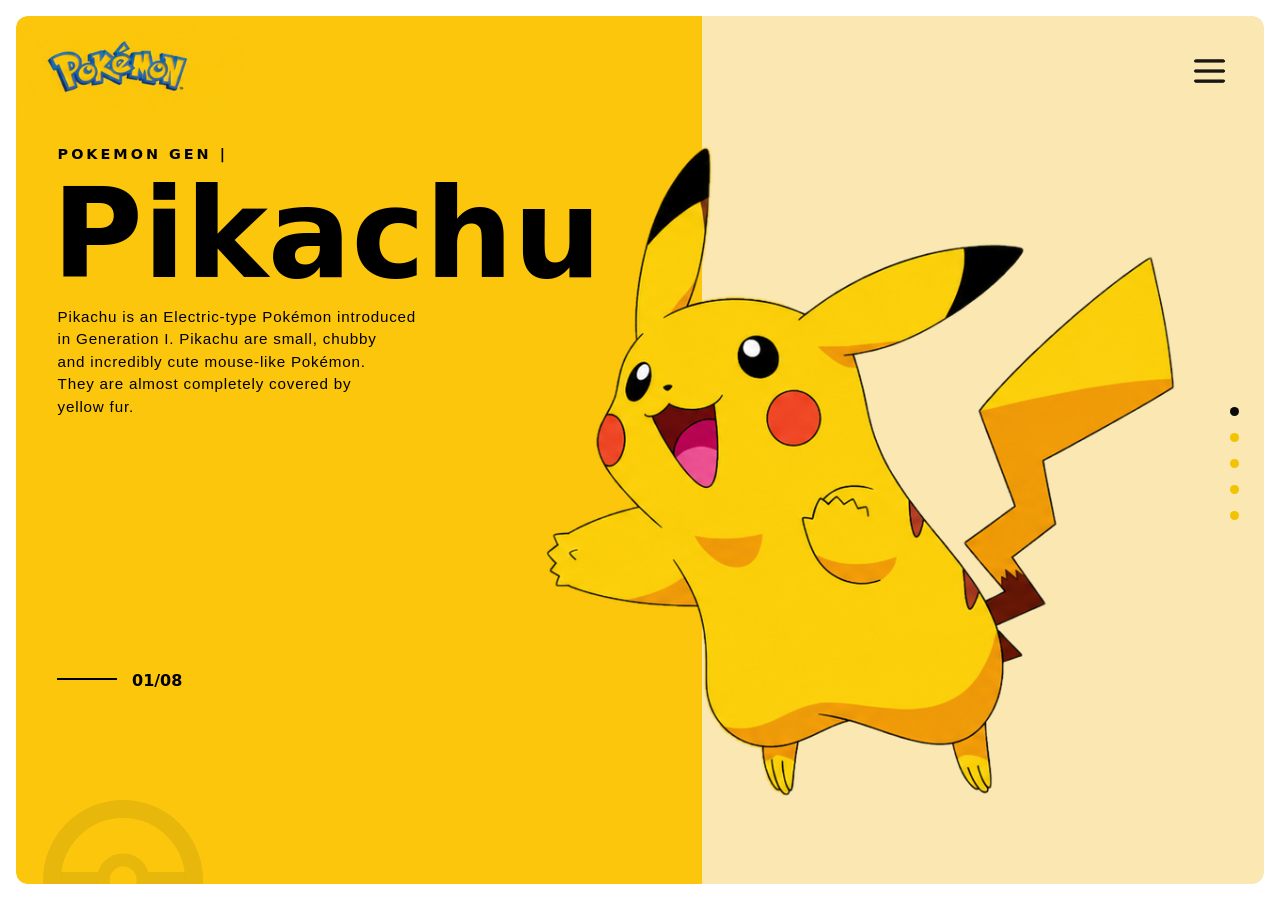
<file: Assignments/CSS/A1-Task/Easy/index.html>
<!DOCTYPE html>
<html lang="en">
<head>
    <meta charset="UTF-8">
    <meta name="viewport" content="width=device-width, initial-scale=1.0">
    <title>Pikachu UI</title>
    <link rel="stylesheet" href="style.css">
</head>
<body>
    <section>
        <div class="card">
            <div class="left">
                <div class="logo">
                    <img src="../Images/pokemon_logo.png" alt="logo">
                </div>
                <h5>POKEMON GEN |</h5>
                <h1>Pikachu</h1>
                <pre>Pikachu is an Electric-type Pokémon introduced 
                    in Generation I. Pikachu are small, chubby 
                    and incredibly cute mouse-like Pokémon.
                    They are almost completely covered by 
                    yellow fur.
                </pre>
                <div class="line"></div>
                <div class="page-no">01/08</div>

                <div class="circle">
                    <div class="circle-line"></div>
                    <div class="inner-circle"></div>
                </div>
                
            </div>

            <div class="right">
                <div class="icon">
                    <img src="../Images/Hamburger_icon.png" alt="Hamburger icon">
                </div>
                <img  id="pikachu" src="../Images/pikachu.png" alt="pikachu">

                <div class="dot active"></div>
                <div class="dot dot2"></div>
                <div class="dot dot3"></div>
                <div class="dot dot4"></div>
                <div class="dot dot5"></div>
            </div>
        </div>
    </section>
    
</body>
</html>
</file>
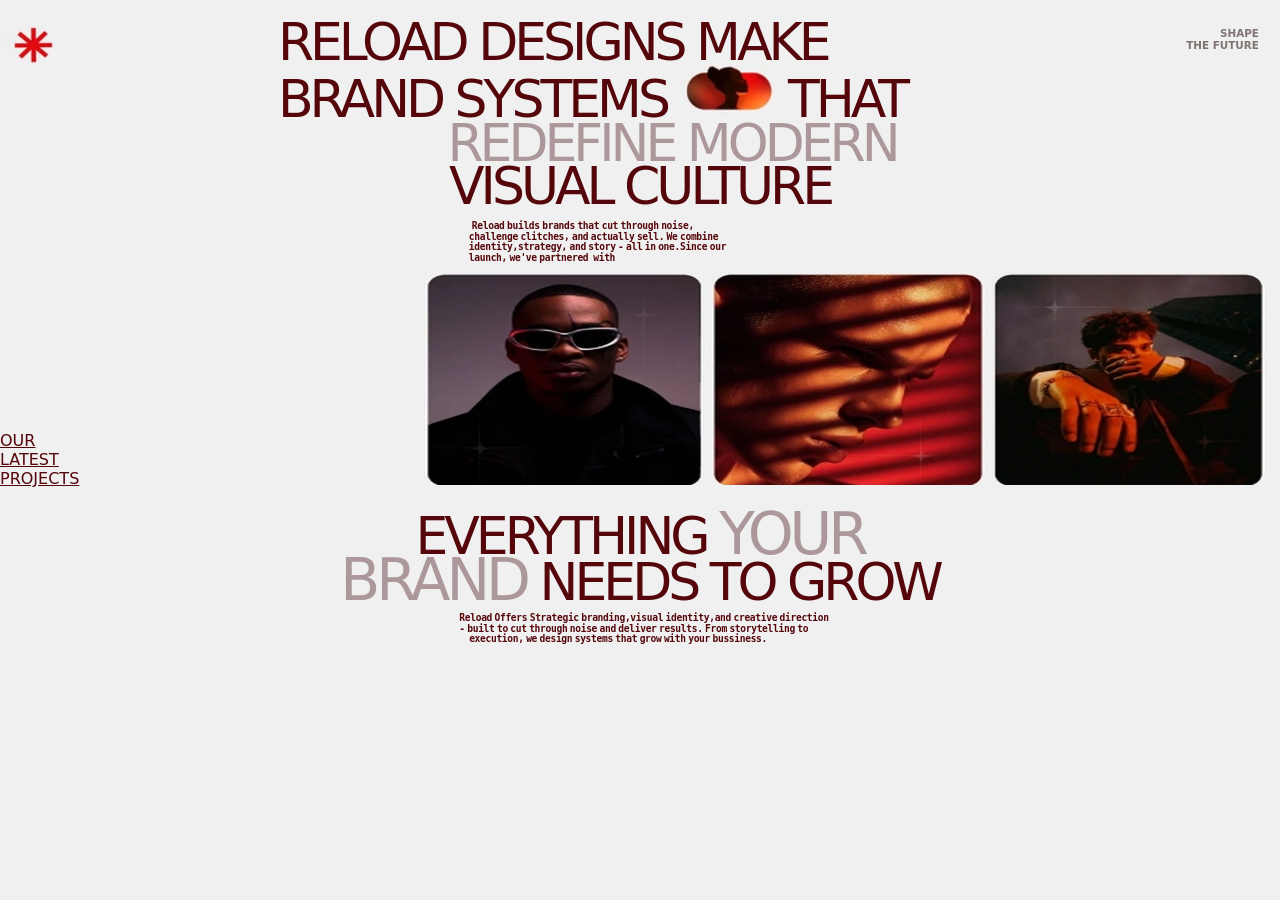
<file: Assignments/CSS/A2-Task/Project1-Easy/index.html>
<!DOCTYPE html>
<html lang="en">
<head>
    <meta charset="UTF-8">
    <meta name="viewport" content="width=device-width, initial-scale=1.0">
    <title>Brands UI</title>
    <link rel="stylesheet" href="style.css">
</head>
<body>
    <div class="container">
        <div class="logo">
            <img src="./Images/star_logo.png" alt="star_logo">
        </div>
        <div class="top-content">
            SHAPE <br>
        THE FUTURE
        </div>
        <main>
            <section class="hero-content">
                <h1 class="hero-dark">
                    RELOAD DESIGNS MAKE <br>
                    BRAND SYSTEMS <img src="./Images/main_heading.png" alt="main"> THAT
                </h1>
                <h1 class="hero-light">
                    REDEFINE MODERN
                </h1>
                <h1 class="hero-dark-center">
                    VISUAL CULTURE
                </h1>
                
                <section class="hero-description">
                    <pre class="description">
                        Reload builds brands that cut through noise,
                        challenge clitches, and actually sell. We combine
                        identity,strategy, and story - all in one.Since our
                        launch, we've partnered  with
                    </pre>
                </section>
            </section>

            <section class="center-content">
                <div class="left-content">
                    OUR <br>
                    LATEST <br>
                    PROJECTS
                </div>
                <div class="card">
                    <div class="card1">
                        <img src="./Images/card_1.png" alt="">
                    </div>
                    <div class="card2">
                        <img src="./Images/card_2.png" alt="">
                    </div>
                    <div class="card3">
                        <img src="./Images/card_3.png" alt="">
                    </div>
                </div>
            </section>
            <section class="bottom-content">
                <div class="bottom">
                    <h1 class="hero-dark">
                        &nbsp; &nbsp; &nbsp; EVERYTHING <span>YOUR</span><br>
                        <span>BRAND</span> NEEDS TO GROW
                    </h1>
                </div>

                <div class="bottom-decription">
                    <pre>Reload Offers Strategic branding,visual identity,and creative direction
                        - built to cut through noise and deliver results. From storytelling to
                        &nbsp; &nbsp; execution, we design systems that grow with your bussiness.
                    </pre>
                </div>
            </section>
        </main>
    </div>
</body>
</html>
</file>
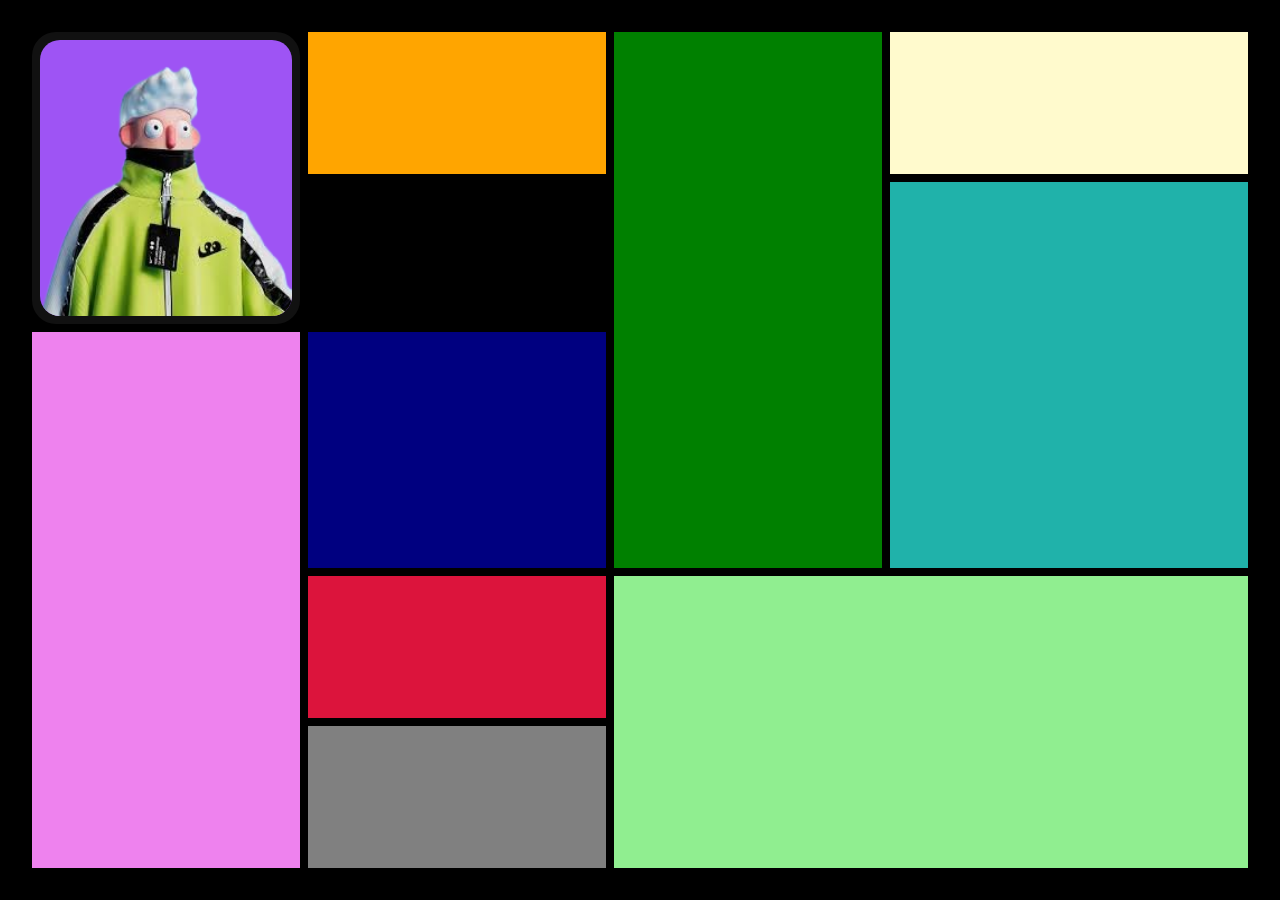
<file: Assignments/CSS/A4-Task/A4-Easy/index.html>
<!DOCTYPE html>
<html lang="en">
<head>
    <meta charset="UTF-8">
    <meta name="viewport" content="width=device-width , initial-scale=1.0">
    <title>Butusic UI</title>
    <link rel="stylesheet" href="style.css">
</head>
<body>
    <main>
        <section class="home">
            <div class="card profile">
                <img src="./Images/char-img1_.png" alt="">
            </div>
            <div class="circle-poster"></div>
            <div class="card menu"></div>
            <div class="card emoji"></div>
            <div class="card barcode">

            </div>
            <div class="card info"></div>
            <div class="card character"></div>
            <div class="card badge"></div>
            <div class="card rating"></div>
            <div class="card qr-card"></div>
        </section>
        
    </main>
</body>
</html>
</file>
<file: Assignments/CSS/A1-Task/Easy/style.css>
/* Best website for PNG Images

PNGWing
PNGIMG
CleanPNG
Freepik

*/

*{
    margin: 0px;
    padding: 0px;
    box-sizing: border-box;
}

html,body{
    height: 100%;
    width: 100%;
    font-family: system-ui, -apple-system, BlinkMacSystemFont, 'Segoe UI', Roboto, Oxygen, Ubuntu, Cantarell, 'Open Sans', 'Helvetica Neue', sans-serif;
}

section{
    height: 100%;
    width: 100%;
    padding: 1rem;
}

.card{
    height: 100%;
    width: 100%;
    position: relative;
    border-radius: .75rem;
    overflow: hidden;
    
}

.card>.left{
    top: 0%;
    left: 0%;
    width: 55%;
    height: 100%;
    background-color: #FCC60C;
    position: absolute;
    border-top-left-radius: .65rem;
    border-bottom-left-radius: .65rem;
    padding-left: 2.25rem;
}

.card>.left>.logo>img{
    position: absolute;
    top: .88%;
    left: .5%;
    width: 14rem;
    height: 6.2rem;
    
}

.card>.right{
    top: 0%;
    right: 0%;
    width: 45%;
    height: 100%;
    position: absolute;
    background-color: #FAE7B2;
    border-top-right-radius: .65rem;
    border-bottom-right-radius: .65rem;
}

.card>.right>.icon>img{
    position: absolute;
    height: 2.5rem;
    width: 2.6rem;
    right: 6%;
    top: 4%;
    opacity: 0.9;
}

.card>.right>#pikachu{
    height: 75%;
    position: absolute;
    top: 15%;
    left: -28%;
}

.card>.left>h5{
    padding-top: 20%;
    font-size: .9rem;
    font-weight: bold;
    line-height: normal;
    letter-spacing: 3px;
    padding-left: .35rem;
}

.card>.left>h1{
    font-weight: bolder;
    font-size: 7.75em;
    
}

.card>.left>pre{
    font-size: .95rem;
    font-weight: 400;
    white-space: pre-line;
    line-height: 1.4rem;
    padding-left: .35rem;
    font-family: 'Segoe UI', Tahoma, Geneva, Verdana, sans-serif;
    letter-spacing: .8px;
}

.line{
    left: 6%;
    position: absolute;
    height: 2px;
    width: 3.75rem;
    background-color: black;
    bottom: 23.5%;
}

.page-no{
    position: absolute;
    bottom: 22.3%;
    font-weight: 550;
    padding-left: 5rem;
}

.card>.left>.circle{
    height: 10rem;
    width: 10rem;
    border: 18px solid rgba(0,0,0,0.08);
    border-radius: 50%;
    position: absolute;
    bottom: -8.75%;
    left: 4%;
}

.card>.left>.circle>.circle-line{
    position: absolute;
    width: 100%;
    height: 1rem;
    background-color: rgba(0,0,0,0.08);
    top: 50%;
    left: 50%;
    transform: translate(-50%,-50%);
    
}

.card>.left>.circle>.inner-circle{
    position: absolute;
    height: 3.3rem;
    width: 3.3rem;
    background-color: #FCC60C;
    border: 13px solid rgba(0,0,0,0.08);
    border-radius: 50%;
    top: 50%;
    left: 50%;
    transform: translate(-50%,-50%);
}

.card>.right>.dot{
    height: 9px;
    width: 9px;
    border-radius: 50%;
    background-color:  #f2c300;
    position: absolute;
    right: 4.5%;
   
}

.card>.right>.active{
    top: 45%;
    background-color: rgb(10, 10, 10);
}

.dot2{
    top: 48%;
}

.dot3{
    top: 51%;
}

.dot4{
    top: 54%;
}

.dot5{
    top: 57%;
}
</file>
<file: Assignments/CSS/A2-Task/Project1-Easy/style.css>
*{
    margin: 0;
    padding: 0;
    box-sizing: border-box;
}

html,body{
    height: 100%;
    width: 100%;
    font-family: system-ui, -apple-system, BlinkMacSystemFont, 'Segoe UI', Roboto, Oxygen, Ubuntu, Cantarell, 'Open Sans', 'Helvetica Neue', sans-serif;
    background-color: #F0F0F0;
    overflow: hidden;
}

.logo>img{
    position: absolute;
    height: 4.8rem;
    width: 4.6rem;
    top: 0%;

}

.top-content{
    color: #7e7472;
    top: 3%;
    right: 1.65%;
    position: absolute;
    font-weight: 700;
    font-size: .65rem;
    text-align: end;
    
}

main{
    height: 100%;
    width: 100%;
    
}

main>.hero-content{
    display: flex;
    flex-direction: column;
    align-items: center;
    padding-top: 1.3rem;
    margin-right: 6rem;
    
}

section.hero-content>.hero-dark{
    color: #54060A;
    font-size: 3.25rem;
    font-weight: 400;
    letter-spacing: -4px;
    line-height: 2.7rem;
}

section.hero-content>.hero-dark>img{
    padding-bottom: -2rem;
    height: auto;
    width: 6rem;
}

section.hero-content>.hero-light{
    color: #AC989A;
    font-size: 3.25rem;
    font-weight: 400;
    letter-spacing: -4px;
    line-height: 2.7rem;
    margin-left: 10rem;
}

section.hero-content>.hero-dark-center{
    color: #54060A;
    font-size: 3.25rem;
    font-weight: 400;
    letter-spacing: -4px;
    line-height: 2.7rem;
    margin-left: 6rem;
}

section.hero-description>.description{
    color: #54060A;
    font-size: .6rem;
    margin-top: .85rem;
    line-height: .65rem;
    text-align: start;
    margin-right: 3rem;
    font-weight: 550;
    letter-spacing: -0.02rem;
    word-spacing: -3px;

}

section.center-content{
    display: flex;
    justify-content: space-between;
}

section.center-content>.card{
    display: flex;

}

section.center-content>.left-content{
    color: #54060A;
    font-weight: 500;
    text-decoration: underline;
    padding-top: 9.85rem;
}

img{
    height: 13.25rem;
    width: 18rem;
}

section.bottom-content{
    margin-top: 1.5rem;
    display: flex;
    flex-direction: column;
    align-items: center;
}

section.bottom-content>.bottom>.hero-dark{
    color: #54060A;
    font-size: 3.25rem;
    font-weight: 400;
    letter-spacing: -4px;
    line-height: 2.7rem;
    margin-bottom: .6rem;

}

section.bottom-content>.bottom>.hero-dark>span{
    color: #AC989A;
    font-size: 3.65rem;
    font-weight: 400;
    letter-spacing: -4px;
    line-height: 2.7rem;
}

.bottom-decription>pre{
    color: #54060A;
    font-size: .6rem;
    line-height: .65rem;
    margin-right: 4.5rem;
    font-weight: 550;
    letter-spacing: -0.02rem;
    word-spacing: -3px;
    white-space: pre-line;
    padding-left: 5rem;

}
</file>
<file: Assignments/CSS/A4-Task/A4-Easy/style.css>
/* 
<i class="ri-map-pin-line"></i>

*/


*{
    margin: 0;
    padding: 0;
    box-sizing: border-box;
}

html,body{
    height: 100%;
    width: 100%;
}

main{
    height: 100%;
    width: 100%;
    padding: 2rem;
    background-color:#000000;
}

section.home{
    height: 100%;
    width: 100%;
    
    display: grid;
    gap: .5rem;
    grid-template-columns: .9fr 1fr .9fr 1.2fr;
    grid-template-rows: .6fr .6fr 1fr .6fr .6fr;
    grid-template-areas: 
    "profile circle-poster menu emoji"
    "profile cirlce-poster menu character"
    "barcode info menu character"
    "barcode badge rating rating"
    "barcode qr-card rating rating";
}

.profile{
    grid-area: profile;
    background-color:#111111;
    padding: .5rem;
    border-radius: 1.5rem;
}

.profile>img{
    height: 100%;
    width: 100%;
    object-fit: fill;
    /* aspect-ratio: 3/1; */
    border-radius: 1.25rem;
    background-color: #9E54F4;
    
}

.circle-poster{
    background-color: orange;
    grid-area: circle-poster;
}

.menu{
    background-color: green;
    grid-area: menu;
}

.emoji{
    background-color: lemonchiffon;
    grid-area: emoji
}

.barcode{
    background-color: violet;
    grid-area: barcode;
}

.info{
    background-color: navy;
    grid-area: info;
}

.character{
    background-color: lightseagreen;
    grid-area: character;
}

.badge{
    background-color: crimson;
    grid-area: badge;
}

.rating{
    background-color: lightgreen;
    grid-area: rating;
}

.qr-card{
    background-color: gray;
    grid-area: qr-card;
}
</file>
